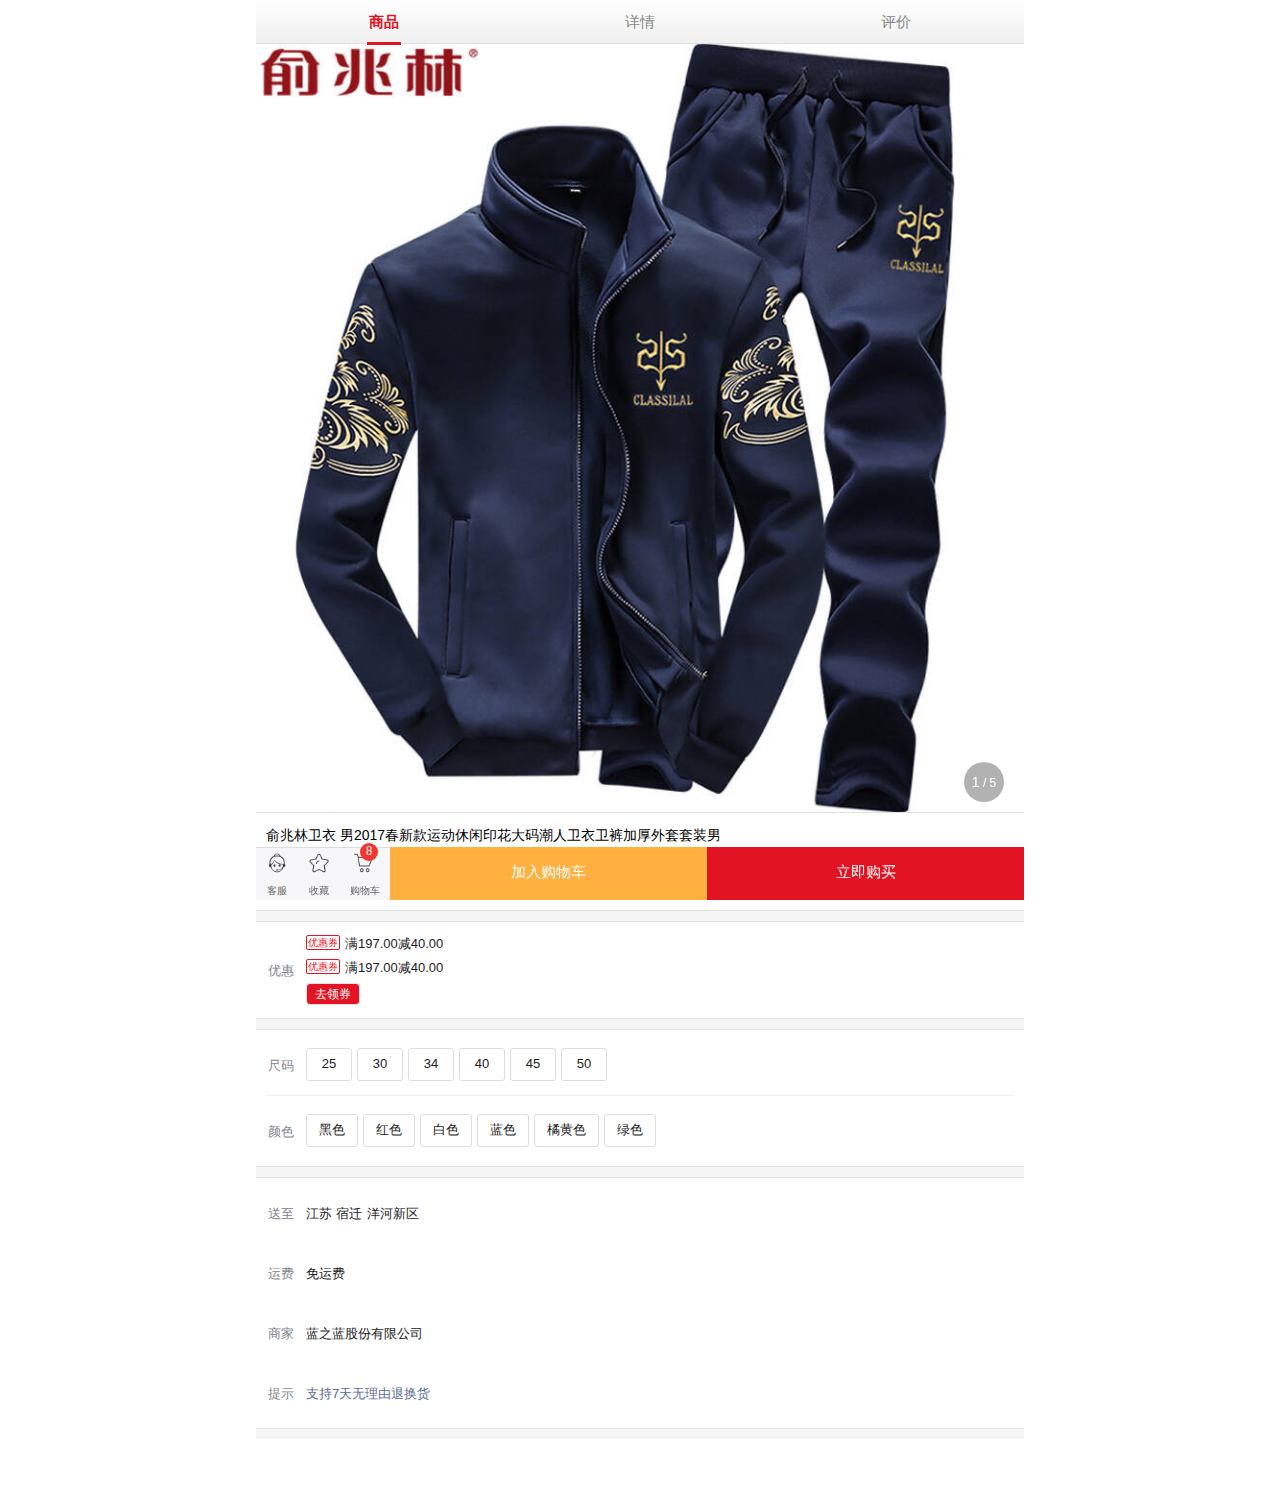
<file: mall/templates/product_detail.html>
<!DOCTYPE html>
<html lang="en">
  <head>
    <title>产品详情</title>
    <meta charset="utf-8" />
    <meta http-equiv="X-UA-Compatible" content="IE=edge" />
    <meta
      name="viewport"
      content="width=device-width, initial-scale=1, user-scalable=no"
    />
    <meta name="description" content="" />
    <link rel="stylesheet" href="/static/lib/weui.min.css" />
    <link rel="stylesheet" href="/static/css/jquery-weui.css" />
    <link rel="stylesheet" href="/static/css/style.css" />
  </head>
  <body ontouchstart class="container">
    <!--主体-->
    <div class="weui-content">
      <!--产品详情-->
      <div class="weui-tab">
        <div
          class="weui-navbar proinfo-tab-menu"
          style=""
        >
          <a
            class="weui-navbar__item proinfo-tab-tit weui-bar__item--on"
            href="#tab1"
            >商品</a
          >
          <a class="weui-navbar__item proinfo-tab-tit" href="#tab2">详情</a>
          <a class="weui-navbar__item proinfo-tab-tit" href="#tab3">评价</a>
        </div>
        <div class="weui-tab__bd proinfo-tab-con">
          <div id="tab1" class="weui-tab__bd-item weui-tab__bd-item--active">
            <!--主图轮播-->
            <div class="swiper-container swiper-zhutu">
              <div class="swiper-wrapper">
                <div class="swiper-slide"><img src="/static/upload/zhutu01.jpg" /></div>
                <div class="swiper-slide"><img src="/static/upload/zhutu02.jpg" /></div>
                <div class="swiper-slide"><img src="/static/upload/zhutu03.jpg" /></div>
                <div class="swiper-slide"><img src="/static/upload/zhutu04.jpg" /></div>
                <div class="swiper-slide"><img src="/static/upload/zhutu05.jpg" /></div>
              </div>
              <div class="swiper-pagination swiper-zhutu-pagination"></div>
            </div>
            <div class="wy-media-box-nomg weui-media-box_text">
              <h4 class="wy-media-box__title">
                俞兆林卫衣
                男2017春新款运动休闲印花大码潮人卫衣卫裤加厚外套套装男
              </h4>
              <div class="wy-pro-pri mg-tb-5">
                ¥<em class="num font-20">296.00</em>
              </div>
              <p class="weui-media-box__desc">
                【2017春季全场2件8】春款薄绒休闲套头纯色印花连帽大码卫衣套装新款上新！！
              </p>
            </div>
            <div class="wy-media-box2 weui-media-box_text">
              <div class="weui-media-box_appmsg">
                <div class="weui-media-box__hd proinfo-txt-l">
                  <span class="promotion-label-tit">优惠</span>
                </div>
                <div class="weui-media-box__bd">
                  <div class="promotion-message clear">
                    <i class="yhq"><span class="label-text">优惠券</span></i>
                    <span class="promotion-item-text">满197.00减40.00</span>
                  </div>
                  <div class="promotion-message clear">
                    <i class="yhq"><span class="label-text">优惠券</span></i>
                    <span class="promotion-item-text">满197.00减40.00</span>
                  </div>
                  <div class="yhq-btn clear">
                    <a href="/static/yhq_list.html">去领券</a>
                  </div>
                </div>
              </div>
            </div>
            <div class="wy-media-box2 weui-media-box_text">
              <div class="weui-media-box_appmsg">
                <div class="weui-media-box__hd proinfo-txt-l">
                  <span class="promotion-label-tit">尺码</span>
                </div>
                <div class="weui-media-box__bd">
                  <div class="promotion-sku clear">
                    <ul>
                      <li><a href="javascript:;">25</a></li>
                      <li><a href="javascript:;">30</a></li>
                      <li><a href="javascript:;">34</a></li>
                      <li><a href="javascript:;">40</a></li>
                      <li><a href="javascript:;">45</a></li>
                      <li><a href="javascript:;">50</a></li>
                    </ul>
                  </div>
                </div>
              </div>
              <div class="weui-media-box_appmsg">
                <div class="weui-media-box__hd proinfo-txt-l">
                  <span class="promotion-label-tit">颜色</span>
                </div>
                <div class="weui-media-box__bd">
                  <div class="promotion-sku clear">
                    <ul>
                      <li><a href="javascript:;">黑色</a></li>
                      <li><a href="javascript:;">红色</a></li>
                      <li><a href="javascript:;">白色</a></li>
                      <li><a href="javascript:;">蓝色</a></li>
                      <li><a href="javascript:;">橘黄色</a></li>
                      <li><a href="javascript:;">绿色</a></li>
                    </ul>
                  </div>
                </div>
              </div>
            </div>
            <div class="wy-media-box2 txtpd weui-media-box_text">
              <div class="weui-media-box_appmsg">
                <div class="weui-media-box__hd proinfo-txt-l">
                  <span class="promotion-label-tit">送至</span>
                </div>
                <div class="weui-media-box__bd">
                  <div class="promotion-message clear">
                    <span class="promotion-item-text">江苏</span>
                    <span class="promotion-item-text">宿迁</span>
                    <span class="promotion-item-text">洋河新区</span>
                  </div>
                </div>
              </div>
              <div class="weui-media-box_appmsg">
                <div class="weui-media-box__hd proinfo-txt-l">
                  <span class="promotion-label-tit">运费</span>
                </div>
                <div class="weui-media-box__bd">
                  <div class="promotion-message clear">
                    <span class="promotion-item-text"
                      >免运费<!--<div class="wy-pro-pri">¥<span class="num">11.00</span></div>--></span
                    >
                  </div>
                </div>
              </div>
              <div class="weui-media-box_appmsg">
                <div class="weui-media-box__hd proinfo-txt-l">
                  <span class="promotion-label-tit">商家</span>
                </div>
                <div class="weui-media-box__bd">
                  <div class="promotion-message clear">
                    <span class="promotion-item-text">蓝之蓝股份有限公司</span>
                  </div>
                </div>
              </div>
              <div class="weui-media-box_appmsg">
                <div class="weui-media-box__hd proinfo-txt-l">
                  <span class="promotion-label-tit">提示</span>
                </div>
                <div class="weui-media-box__bd">
                  <div class="promotion-message clear">
                    <span class="promotion-item-text"
                      ><p class="txt-color-ml">支持7天无理由退换货</p></span
                    >
                  </div>
                </div>
              </div>
            </div>
          </div>
          <div id="tab2" class="weui-tab__bd-item ">
            <div class="pro-detail">
              <img src="/static/upload/xq1.jpg" /><img src="/static/upload/xq2.jpg" /><img
                src="/static/upload/xq3.jpg"
              /><img src="/static/upload/xq4.jpg" /><img src="/static/upload/xq5.jpg" /><img
                src="/static/upload/xq6.jpg"
              /><img src="/static/upload/xq7.jpg" /><img src="/static/upload/xq8.jpg" /><img
                src="/static/upload/xq9.jpg"
              />
            </div>
          </div>
          <div id="tab3" class="weui-tab__bd-item">
            <!--评价-->
            <div class="weui-panel__bd">
              <div class="wy-media-box weui-media-box_text">
                <div class="weui-cell nopd weui-cell_access">
                  <div class="weui-cell__hd">
                    <img
                      src="/static/upload/headimg.jpg"
                      alt=""
                      style="width:20px;margin-right:5px;display:block"
                    />
                  </div>
                  <div class="weui-cell__bd weui-cell_primary">
                    <p>飞翔的小土豆</p>
                  </div>
                  <span class="weui-cell__time">2017-02-06</span>
                </div>
                <div class="comment-item-star">
                  <span class="real-star comment-stars-width5"></span>
                </div>
                <p class="weui-media-box__desc">
                  面料不错，码数也正常 男朋友穿的很合适。
                </p>
                <ul class="weui-uploader__files clear mg-com-img">
                  <li
                    class="weui-uploader__file"
                    style="background-image:url(/static/upload/pro3.jpg)"
                  ></li>
                  <li
                    class="weui-uploader__file"
                    style="background-image:url(/static/upload/pro3.jpg)"
                  ></li>
                  <li
                    class="weui-uploader__file"
                    style="background-image:url(/static/upload/pro3.jpg)"
                  ></li>
                </ul>
              </div>
            </div>
            <div class="weui-panel__bd">
              <div class="wy-media-box weui-media-box_text">
                <div class="weui-cell nopd weui-cell_access">
                  <div class="weui-cell__hd">
                    <img
                      src="/static/upload/headimg.jpg"
                      alt=""
                      style="width:20px;margin-right:5px;display:block"
                    />
                  </div>
                  <div class="weui-cell__bd weui-cell_primary">
                    <p>爱情海的事故</p>
                  </div>
                  <span class="weui-cell__time">2017-02-06</span>
                </div>
                <div class="comment-item-star">
                  <span class="real-star comment-stars-width3"></span>
                </div>
                <p class="weui-media-box__desc">
                  面料不错，码数也正常 男朋友面料不错，码数也正常
                  男朋友穿的面料不错，码数也正常 男朋友穿的穿的很合适。
                </p>
                <ul class="weui-uploader__files clear mg-com-img">
                  <li
                    class="weui-uploader__file"
                    style="background-image:url(/static/upload/pro3.jpg)"
                  ></li>
                  <li
                    class="weui-uploader__file"
                    style="background-image:url(/static/upload/pro3.jpg)"
                  ></li>
                  <li
                    class="weui-uploader__file"
                    style="background-image:url(/static/upload/pro3.jpg)"
                  ></li>
                </ul>
              </div>
            </div>
            <div class="weui-panel__bd">
              <div class="wy-media-box weui-media-box_text">
                <div class="weui-cell nopd weui-cell_access">
                  <div class="weui-cell__hd">
                    <img
                      src="/static/upload/headimg.jpg"
                      alt=""
                      style="width:20px;margin-right:5px;display:block"
                    />
                  </div>
                  <div class="weui-cell__bd weui-cell_primary">
                    <p>爱情海的事故</p>
                  </div>
                  <span class="weui-cell__time">2017-02-06</span>
                </div>
                <div class="comment-item-star">
                  <span class="real-star comment-stars-width3"></span>
                </div>
                <p class="weui-media-box__desc">
                  面料不错，码数也正常 男朋友面料不错，码数也正常
                  男朋友穿的面料不错，码数也正常 男朋友穿的穿的很合适。
                </p>
                <ul class="weui-uploader__files clear mg-com-img">
                  <li
                    class="weui-uploader__file"
                    style="background-image:url(/static/upload/pro3.jpg)"
                  ></li>
                  <li
                    class="weui-uploader__file"
                    style="background-image:url(/static/upload/pro3.jpg)"
                  ></li>
                  <li
                    class="weui-uploader__file"
                    style="background-image:url(/static/upload/pro3.jpg)"
                  ></li>
                </ul>
              </div>
            </div>
            <div class="weui-panel__bd">
              <div class="wy-media-box weui-media-box_text">
                <div class="weui-cell nopd weui-cell_access">
                  <div class="weui-cell__hd">
                    <img
                      src="/static/upload/headimg.jpg"
                      alt=""
                      style="width:20px;margin-right:5px;display:block"
                    />
                  </div>
                  <div class="weui-cell__bd weui-cell_primary">
                    <p>爱情海的事故</p>
                  </div>
                  <span class="weui-cell__time">2017-02-06</span>
                </div>
                <div class="comment-item-star">
                  <span class="real-star comment-stars-width3"></span>
                </div>
                <p class="weui-media-box__desc">
                  面料不错，码数也正常 男朋友面料不错，码数也正常
                  男朋友穿的面料不错，码数也正常 男朋友穿的穿的很合适。
                </p>
                <ul class="weui-uploader__files clear mg-com-img">
                  <li
                    class="weui-uploader__file"
                    style="background-image:url(/static/upload/pro3.jpg)"
                    onclick="window.location.reload('gallery.html')"
                  ></li>
                  <li
                    class="weui-uploader__file"
                    style="background-image:url(/static/upload/ban2.jpg)"
                    onclick="window.location.reload('gallery.html')"
                  ></li>
                  <li
                    class="weui-uploader__file"
                    style="background-image:url(/static/upload/pro3.jpg)"
                    onclick="window.location.reload('gallery.html')"
                  ></li>
                </ul>
              </div>
            </div>
            <div class="weui-panel__bd">
              <div class="wy-media-box weui-media-box_text">
                <div class="weui-cell nopd weui-cell_access">
                  <div class="weui-cell__hd">
                    <img
                      src="/static/upload/headimg.jpg"
                      alt=""
                      style="width:20px;margin-right:5px;display:block"
                    />
                  </div>
                  <div class="weui-cell__bd weui-cell_primary">
                    <p>爱情海的事故</p>
                  </div>
                  <span class="weui-cell__time">2017-02-06</span>
                </div>
                <div class="comment-item-star">
                  <span class="real-star comment-stars-width3"></span>
                </div>
                <p class="weui-media-box__desc">
                  面料不错，码数也正常 男朋友面料不错，码数也正常
                  男朋友穿的面料不错，码数也正常 男朋友穿的穿的很合适。
                </p>
                <ul class="weui-uploader__files clear mg-com-img">
                  <li
                    class="weui-uploader__file"
                    style="background-image:url(/static/upload/pro3.jpg)"
                  ></li>
                  <li
                    class="weui-uploader__file"
                    style="background-image:url(/static/upload/pro3.jpg)"
                  ></li>
                  <li
                    class="weui-uploader__file"
                    style="background-image:url/static/upload/pro3.jpg)"
                  ></li>
                </ul>
              </div>
            </div>
            <a
              href="javascript:void(0);"
              class="weui-cell weui-cell_access weui-cell_link list-more"
            >
              <div class="weui-cell__bd">查看更多</div>
              <span class="weui-cell__ft"></span>
            </a>
          </div>
        </div>
      </div>
    </div>
    <span id="tophovertree" title="返回顶部"></span>
    <!--底部导航-->
    <div class="foot-black"></div>
    <div class="weui-tabbar wy-foot-menu">
      <a href="javascript:;" class="promotion-foot-menu-items">
        <div class="weui-tabbar__icon promotion-foot-menu-kefu"></div>
        <p class="weui-tabbar__label">客服</p>
      </a>
      <a href="javascript:;" id="show-toast" class="promotion-foot-menu-items">
        <div class="weui-tabbar__icon promotion-foot-menu-collection"></div>
        <p class="weui-tabbar__label">收藏</p>
      </a>
      <a href="shopcart.html" class="promotion-foot-menu-items">
        <span
          class="weui-badge"
          style="position: absolute;top: -.4em;right: 1em;"
          >8</span
        >
        <div class="weui-tabbar__icon promotion-foot-menu-cart"></div>
        <p class="weui-tabbar__label">购物车</p>
      </a>
      <a
        href="javascript:;"
        class="weui-tabbar__item yellow-color open-popup"
        data-target="#join_cart"
      >
        <p class="promotion-foot-menu-label">加入购物车</p>
      </a>
      <a
        href="javascript:;"
        class="weui-tabbar__item red-color open-popup"
        data-target="#selcet_sku"
      >
        <p class="promotion-foot-menu-label">立即购买</p>
      </a>
    </div>
    <div
      id="join_cart"
      class="weui-popup__container popup-bottom"
      style="z-index:600;"
    >
      <div class="weui-popup__overlay" style="opacity:1;"></div>
      <div class="weui-popup__modal">
        <div class="modal-content">
          <div class="weui-msg" style="padding-top:0;">
            <div class="weui-msg__icon-area">
              <i class="weui-icon-success weui-icon_msg"></i>
            </div>
            <div class="weui-msg__text-area">
              <h2 class="weui-msg__title">成功加入购物车</h2>
              <p class="weui-msg__desc">
                亲爱的用户，您的商品已成功加入购物车，为了保证您的商品快速送达，请您尽快到购物车结算。
              </p>
            </div>
            <div class="weui-msg__opr-area">
              <p class="weui-btn-area">
                <a href="shopcart.html" class="weui-btn weui-btn_primary"
                  >去购物车结算</a
                >
                <a
                  href="javascript:;"
                  class="weui-btn weui-btn_default close-popup"
                  >不，我再看看</a
                >
              </p>
            </div>
          </div>
        </div>
      </div>
    </div>
    <div
      id="selcet_sku"
      class="weui-popup__container popup-bottom"
      style="z-index:600;"
    >
      <div class="weui-popup__overlay" style="opacity:1;"></div>
      <div class="weui-popup__modal">
        <div class="toolbar">
          <div class="toolbar-inner">
            <a href="javascript:;" class="picker-button close-popup">关闭</a>
            <h1 class="title">商品属性</h1>
          </div>
        </div>
        <div class="modal-content">
          <div class="weui-msg" style="padding-top:0;">
            <div class="wy-media-box2 weui-media-box_text" style="margin:0;">
              <div class="weui-media-box_appmsg">
                <div class="weui-media-box__hd proinfo-txt-l">
                  <span class="promotion-label-tit">尺码</span>
                </div>
                <div class="weui-media-box__bd">
                  <div class="promotion-sku clear">
                    <ul>
                      <li><a href="javascript:;">25</a></li>
                      <li><a href="javascript:;">30</a></li>
                      <li><a href="javascript:;">34</a></li>
                      <li><a href="javascript:;">40</a></li>
                      <li><a href="javascript:;">45</a></li>
                      <li><a href="javascript:;">50</a></li>
                    </ul>
                  </div>
                </div>
              </div>
              <div class="weui-media-box_appmsg">
                <div class="weui-media-box__hd proinfo-txt-l">
                  <span class="promotion-label-tit">颜色</span>
                </div>
                <div class="weui-media-box__bd">
                  <div class="promotion-sku clear">
                    <ul>
                      <li><a href="javascript:;">黑色</a></li>
                      <li><a href="javascript:;">红色</a></li>
                      <li><a href="javascript:;">白色</a></li>
                      <li><a href="javascript:;">蓝色</a></li>
                      <li><a href="javascript:;">橘黄色</a></li>
                      <li><a href="javascript:;">绿色</a></li>
                    </ul>
                  </div>
                </div>
              </div>
            </div>
            <div class="weui-msg__opr-area">
              <p class="weui-btn-area">
                <a href="/static/order_info.html" class="weui-btn weui-btn_primary"
                  >立即购买</a
                >
                <a
                  href="javascript:;"
                  class="weui-btn weui-btn_default close-popup"
                  >不，我再看看</a
                >
              </p>
            </div>
          </div>
        </div>
      </div>
    </div>

    <script src="/static/lib/jquery-2.1.4.js"></script>
    <script src="/static/lib/fastclick.js"></script>
    <script>
      $(function() {
        FastClick.attach(document.body);
      });
    </script>
    <script src="/static/js/jquery-weui.js"></script>
    <script src="/static/js/swiper.js"></script>
    <script>
      $('.swiper-zhutu').swiper({
        loop: true,
        paginationType: 'fraction',
        autoplay: 5000
      });
    </script>
    <script>
      $(function() {
        $('.promotion-sku li').click(function() {
          $(this)
            .addClass('active')
            .siblings('li')
            .removeClass('active');
        });
      });
    </script>
    <script>
      $(document).on('click', '#show-toast', function() {
        $.toast('收藏成功', function() {
          console.log('close');
        });
      });
    </script>
    <script>
      $(document)
        .on('open', '.weui-popup-modal', function() {
          console.log('open popup');
        })
        .on('close', '.weui-popup-modal', function() {
          console.log('close popup');
        });
    </script>
    <script>
      $(function() {
        initTopHoverTree('tophov' + 'ertree', 30, 10, 10);
      });
    </script>
    <script>
      function initTopHoverTree(hvtid, times, right, bottom) {
        $('#' + hvtid)
          .css('right', right)
          .css('bottmo', bottom);
        $('#' + hvtid).on('click', function() {
          goTopHovetree(times);
        });
        $(window).scroll(function() {
          if ($(window).scrollTop() > 268) {
            $('#' + hvtid).fadeIn(100);
          } else {
            $('#' + hvtid).fadeOut(100);
          }
        });
      }
      //返回顶部动画
      //goTop(500);//500ms内滚回顶部
      function goTopHovetree(times) {
        if (!!!times) {
          $(window).scrollTop(0);
          return;
        }
        var sh = $('body').scrollTop(); //移动总距离
        var inter = 13.333; //ms,每次移动间隔时间
        var forCount = Math.ceil(times / inter); //移动次数
        var stepL = Math.ceil(sh / forCount); //移动步长
        var timeId = null;
        function aniHovertree() {
          !!timeId && clearTimeout(timeId);
          timeId = null;
          //console.log($('body').scrollTop());
          if ($('body').scrollTop() <= 0 || forCount <= 0) {
            //移动端判断次数好些，因为移动端的scroll事件触发不频繁，有可能检测不到有<=0的情况
            $('body').scrollTop(0);
            return;
          }
          forCount--;
          sh -= stepL;
          $('body').scrollTop(sh);
          timeId = setTimeout(function() {
            aniHovertree();
          }, inter);
        }
        aniHovertree();
      }
    </script>
  </body>
</html>
</file>
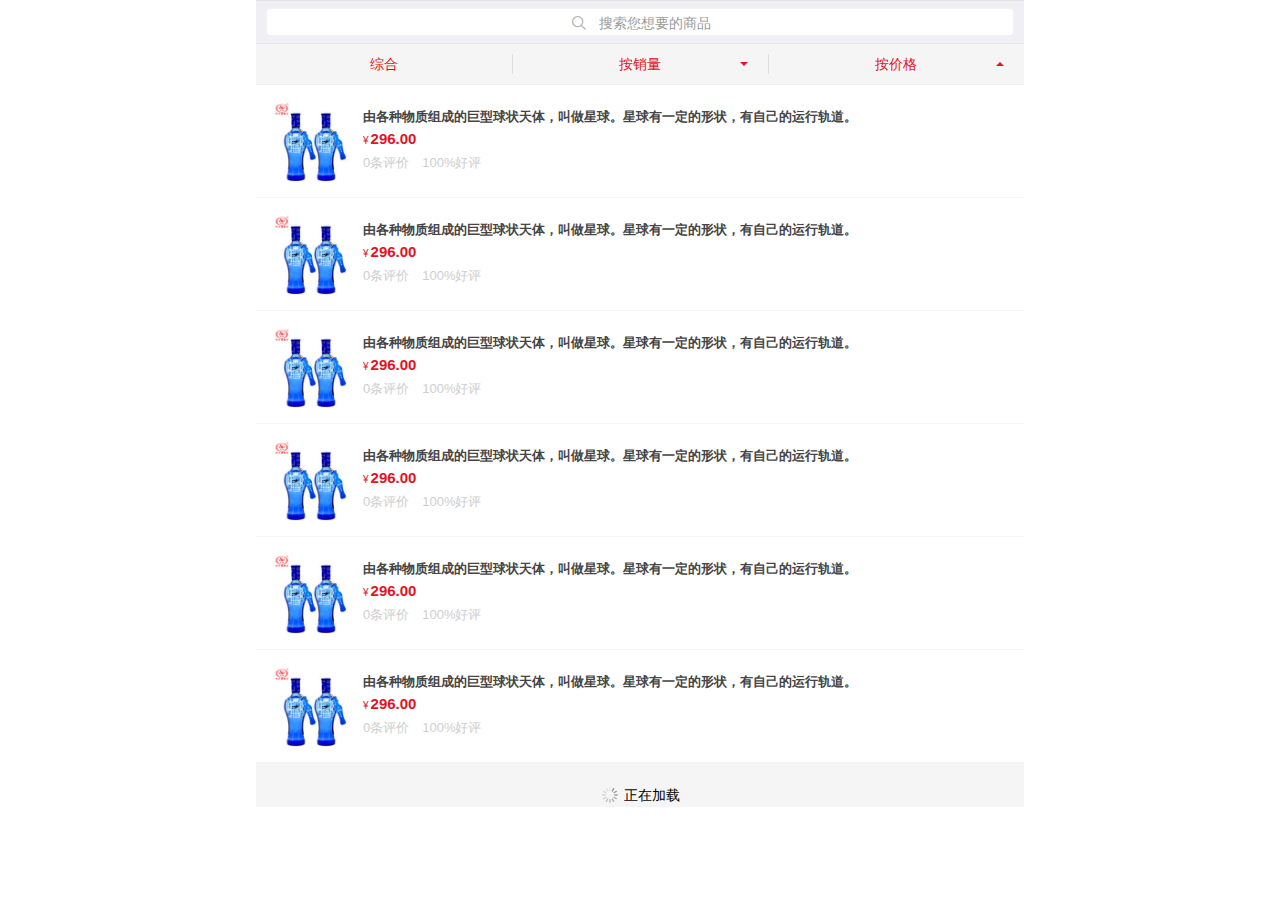
<file: mall/templates/product_list.html>
<!DOCTYPE html>
<html lang="en">
<head>
<title>产品列表</title>
<meta charset="utf-8">
<meta http-equiv="X-UA-Compatible" content="IE=edge">
<meta name="viewport" content="width=device-width, initial-scale=1, user-scalable=no">
<meta name="description" content="">
<link rel="stylesheet" href="/static/lib/weui.min.css">
<link rel="stylesheet" href="/static/css/jquery-weui.css">
<link rel="stylesheet" href="/static/css/style.css">
</head>
<body ontouchstart class="container">
<!--顶部搜索-->
<header class='weui-header fixed-top'>
  <div class="weui-search-bar" id="searchBar">
    <form class="weui-search-bar__form">
      <div class="weui-search-bar__box">
        <i class="weui-icon-search"></i>
        <input type="search" class="weui-search-bar__input" id="searchInput" placeholder="搜索您想要的商品" required>
        <a href="javascript:" class="weui-icon-clear" id="searchClear"></a>
      </div>
      <label class="weui-search-bar__label" id="searchText" style="transform-origin: 0px 0px 0px; opacity: 1; transform: scale(1, 1);">
        <i class="weui-icon-search"></i>
        <span>搜索您想要的商品</span>
      </label>
    </form>
    <a href="javascript:" class="weui-search-bar__cancel-btn" id="searchCancel">取消</a>
  </div>
  <div class="pro-sort">
    <div class="weui-flex">
      <div class="weui-flex__item"><div class="placeholder NormalCss">综合</div></div>
      <div class="weui-flex__item"><div class="placeholder SortAscCss">按销量</div></div>
      <div class="weui-flex__item"><div class="placeholder SortDescCss">按价格</i></div></div>
    </div>
  </div>
</header>
<!--主体-->
<div class="weui-content" style="padding-top:85px;">
  <!--产品列表--滑动加载-->
  <div class="weui-pull-to-refresh__layer">
    <div class='weui-pull-to-refresh__arrow'></div>
    <div class='weui-pull-to-refresh__preloader'></div>
    <div class="down">下拉刷新</div>
    <div class="up">释放刷新</div>
    <div class="refresh">正在刷新</div>
  </div>
  <div id="list" class='demos-content-padded proListWrap'>
    <div class="pro-items">
      <a href="/mall/prod/detail/uid/" class="weui-media-box weui-media-box_appmsg">
        <div class="weui-media-box__hd"><img class="weui-media-box__thumb" src="/static/upload/pro3.jpg" alt=""></div>
        <div class="weui-media-box__bd">
          <h1 class="weui-media-box__desc">由各种物质组成的巨型球状天体，叫做星球。星球有一定的形状，有自己的运行轨道。</h1>
          <div class="wy-pro-pri">¥<em class="num font-15">296.00</em></div>
          <ul class="weui-media-box__info prolist-ul">
            <li class="weui-media-box__info__meta"><em class="num">0</em>条评价</li>
            <li class="weui-media-box__info__meta"><em class="num">100%</em>好评</li>
          </ul>
        </div>
      </a>
    </div>
    <div class="pro-items">
      <a href="/mall/prod/detail/uid/" class="weui-media-box weui-media-box_appmsg">
        <div class="weui-media-box__hd"><img class="weui-media-box__thumb" src="/static/upload/pro3.jpg" alt=""></div>
        <div class="weui-media-box__bd">
          <h1 class="weui-media-box__desc">由各种物质组成的巨型球状天体，叫做星球。星球有一定的形状，有自己的运行轨道。</h1>
          <div class="wy-pro-pri">¥<em class="num font-15">296.00</em></div>
          <ul class="weui-media-box__info prolist-ul">
            <li class="weui-media-box__info__meta"><em class="num">0</em>条评价</li>
            <li class="weui-media-box__info__meta"><em class="num">100%</em>好评</li>
          </ul>
        </div>
      </a>
    </div>
    <div class="pro-items">
      <a href="/mall/prod/detail/uid/" class="weui-media-box weui-media-box_appmsg">
        <div class="weui-media-box__hd"><img class="weui-media-box__thumb" src="/static/upload/pro3.jpg" alt=""></div>
        <div class="weui-media-box__bd">
          <h1 class="weui-media-box__desc">由各种物质组成的巨型球状天体，叫做星球。星球有一定的形状，有自己的运行轨道。</h1>
          <div class="wy-pro-pri">¥<em class="num font-15">296.00</em></div>
          <ul class="weui-media-box__info prolist-ul">
            <li class="weui-media-box__info__meta"><em class="num">0</em>条评价</li>
            <li class="weui-media-box__info__meta"><em class="num">100%</em>好评</li>
          </ul>
        </div>
      </a>
    </div>
    <div class="pro-items">
      <a href="/mall/prod/detail/uid/" class="weui-media-box weui-media-box_appmsg">
        <div class="weui-media-box__hd"><img class="weui-media-box__thumb" src="/static/upload/pro3.jpg" alt=""></div>
        <div class="weui-media-box__bd">
          <h1 class="weui-media-box__desc">由各种物质组成的巨型球状天体，叫做星球。星球有一定的形状，有自己的运行轨道。</h1>
          <div class="wy-pro-pri">¥<em class="num font-15">296.00</em></div>
          <ul class="weui-media-box__info prolist-ul">
            <li class="weui-media-box__info__meta"><em class="num">0</em>条评价</li>
            <li class="weui-media-box__info__meta"><em class="num">100%</em>好评</li>
          </ul>
        </div>
      </a>
    </div>
    <div class="pro-items">
      <a href="/mall/prod/detail/uid/" class="weui-media-box weui-media-box_appmsg">
        <div class="weui-media-box__hd"><img class="weui-media-box__thumb" src="/static/upload/pro3.jpg" alt=""></div>
        <div class="weui-media-box__bd">
          <h1 class="weui-media-box__desc">由各种物质组成的巨型球状天体，叫做星球。星球有一定的形状，有自己的运行轨道。</h1>
          <div class="wy-pro-pri">¥<em class="num font-15">296.00</em></div>
          <ul class="weui-media-box__info prolist-ul">
            <li class="weui-media-box__info__meta"><em class="num">0</em>条评价</li>
            <li class="weui-media-box__info__meta"><em class="num">100%</em>好评</li>
          </ul>
        </div>
      </a>
    </div>
    <div class="pro-items">
      <a href="/mall/prod/detail/uid/" class="weui-media-box weui-media-box_appmsg">
        <div class="weui-media-box__hd"><img class="weui-media-box__thumb" src="/static/upload/pro3.jpg" alt=""></div>
        <div class="weui-media-box__bd">
          <h1 class="weui-media-box__desc">由各种物质组成的巨型球状天体，叫做星球。星球有一定的形状，有自己的运行轨道。</h1>
          <div class="wy-pro-pri">¥<em class="num font-15">296.00</em></div>
          <ul class="weui-media-box__info prolist-ul">
            <li class="weui-media-box__info__meta"><em class="num">0</em>条评价</li>
            <li class="weui-media-box__info__meta"><em class="num">100%</em>好评</li>
          </ul>
        </div>
      </a>
    </div>

  </div>
  <div class="weui-loadmore">
    <i class="weui-loading"></i>
    <span class="weui-loadmore__tips">正在加载</span>
  </div>
 
  
</div>



<script src="/static/lib/jquery-2.1.4.js"></script>
<script src="/static/lib/fastclick.js"></script>
<script>
  $(function() {
    FastClick.attach(document.body);
  });
</script> 
<script src="/static/js/jquery-weui.js"></script>
<script>
      $(document.body).pullToRefresh().on("pull-to-refresh", function() {
        setTimeout(function() {
          $("#time").text(new Date);
          $(document.body).pullToRefreshDone();
        }, 2000);
      });
      // infinite
      var loading = false;
      $(document.body).infinite().on("infinite", function() {
        if(loading) return;
        loading = true;
        setTimeout(function() {
          $("#list").append('<div class="pro-items"><a href="/mall/prod/detail/uid/" class="weui-media-box weui-media-box_appmsg"><div class="weui-media-box__hd"><img class="weui-media-box__thumb" src="/static/upload/pro3.jpg" alt=""></div><div class="weui-media-box__bd"><h1 class="weui-media-box__desc">由各种物质组成的巨型球状天体，叫做星球。星球有一定的形状，有自己的运行轨道。</h1><div class="wy-pro-pri">¥<em class="num font-15">296.00</em></div><ul class="weui-media-box__info prolist-ul"><li class="weui-media-box__info__meta"><em class="num">0</em>条评价</li><li class="weui-media-box__info__meta"><em class="num">100%</em>好评</li></ul></div></a></div>');
          loading = false;
        }, 2000);
      });
</script>
</body>
</html>
</file>
<file: static/css/style.css>
@charset "utf-8";
/* CSS Document */

html { -ms-text-size-adjust: 100%; -webkit-text-size-adjust: 100%; -webkit-tap-highlight-color :rgba(0, 0, 0, 0); -moz-tap-highlight-color :rgba(0, 0, 0, 0);}
body {font-family: "PingFangSC-Regular", "STHeitiSC-Light", "Microsoft Yahei", Arial, Helvetica, sans-serif; margin: 0; background-color: #fff; height: 100%; overflow-x: hidden; -webkit-overflow-scrolling: touch;  margin:0 auto;}

article, aside, details, figcaption, figure, footer, header, hgroup, main, nav, section, summary { display: block; }
audio, canvas, progress, video { display: inline-block; vertical-align: baseline; }
audio:not([controls]) { display: none; height: 0; }
[hidden], template { display: none; }
svg:not(:root) { overflow: hidden; }

em,s,i{font-style:normal;}
sub, sup { font-size: 75%; line-height: 0; position: relative; vertical-align: baseline; }
sup { top: -0.5em; }
sub { bottom: -0.25em; }
img { border: 0; vertical-align: middle; }
hr { -moz-box-sizing: content-box; box-sizing: content-box; height: 0; }
pre { overflow: auto; white-space: pre; white-space: pre-wrap; word-wrap: break-word; }
code, kbd, pre, samp { font-family: monospace, monospace; font-size: 1em; }

button, input, optgroup, select, textarea { color: inherit; font: inherit; margin: 0; outline:none; border:0;}
button { overflow: visible; }
button, select { text-transform: none; }
button, html input[type="button"], input[type="reset"], input[type="submit"] { -webkit-appearance: button; cursor: pointer; }
button[disabled], html input[disabled] { cursor: default; }
button::-moz-focus-inner, input::-moz-focus-inner { border: 0; padding: 0; }
input { line-height: normal; }
input[type="checkbox"], input[type="radio"] { box-sizing: border-box; padding: 0; }
input[type="number"]::-webkit-inner-spin-button, input[type="number"]::-webkit-outer-spin-button { height: auto; }
input[type="search"] { -webkit-appearance: textfield; -moz-box-sizing: border-box; -webkit-box-sizing: border-box; box-sizing: border-box; }
input[type="search"]::-webkit-search-cancel-button, input[type="search"]::-webkit-search-decoration { -webkit-appearance: none; }
fieldset { border: 1px solid #c0c0c0; margin: 0 2px; padding: 0.35em 0.625em 0.75em; }
legend { border: 0; padding: 0; }
textarea { overflow: auto; resize: vertical; }
optgroup { font-weight: bold; }

table { border-collapse: collapse; border-spacing: 0; }
td, th { padding: 0; }

button, input, select, textarea { font-family: "Helvetica Neue", Helvetica, STHeiTi, Arial, sans-serif; }
h1, h2, h3, h4, h5, h6, p, figure, form, blockquote { margin: 0; }
ul, ol, li, dl, dd { margin: 0; padding: 0; }
ul, ol { list-style: none outside none; }

.container{max-width: 768px;}
.errorlist {color: #f00;}
.pd-10{padding:10px;}

.mg-t-10{margin-top:10px;}
.mg10-0{margin:10px 0;}
.mg-r-10{margin-right:10px;}
.mg10{margin:10px;}
.weui-content{background:#f5f5f5;}
.clearfix{clear:both; display:block;}
.clear:after,.clear:before{clear:both; display:block; content:"";}
.num{font-family:Arial, Helvetica, sans-serif;}
.t-c{text-align:center;}
.t-r{text-align:right;}


.txt-color-ml{color:#586c94;}
.txt-color-red{color:#e21323;}
.yellow-color{background-color:#ffb03f;}
.gray-color{background-color:#ddd;}
.red-color{background-color:#e21323;}
.weui-icon-success{color:#15C8DA;}

.font-b{font-weight:bold;}
.font-12{font-size:12px;}
.font-13{font-size:12px;}
.font-14{font-size:14px; font-weight:normal;}
.font-15{font-size:15px;}
.font-16{font-size:16px;}
.font-20{font-size:20px;}
.mg-tb-5{margin:5px 0 !important;}


.w-100{width:100px;}
.w-90{width:90px;}
.w-80{width:80px;}

.fl{float:left;}
.fr{float:right;}
.radius{border-radius:50%; -moz-border-radius:50%; -ms-border-radius:50%; -o-border-radius:50%; -webkit-border-radius:50%;}
header,.weui-navbar{
	background: -moz-linear-gradient(top, #fff 0%, #efefef 100%);
    background: -webkit-gradient(linear, left top, left bottom, color-stop(0%,#fff), color-stop(100%,#efefef));
    background: -webkit-linear-gradient(top, #fff 0%,#efefef 100%);
    background: -o-linear-gradient(top, #fff 0%,#efefef 100%);
    background: -ms-linear-gradient(top, #fff 0%,#efefef 100%);
    background: linear-gradient(to bottom, #fff 0%,#efefef 100%);
	}
/*滚动条样式*/
.scrollbar-none::-webkit-scrollbar {/*滚动条宽度设置*/
    width: 0px;height: 0;
}
.bar-fixed {transform: translateX(-50%);max-width: 768px;width: 100%; left: 50%;}
/*底部导航*/
.foot-black{height:48px; clear:both;}
.weui-tabbar.wy-foot-menu{position:fixed; max-width: 768px;}
.weui-tabbar__item.weui-bar__item--on .weui-tabbar__label{color:#e21323;}
.weui-tabbar__label{color:#666;}
.weui-tabbar__icon{width:22px; height:22px;}
.weui-tabbar__item .foot-menu-home{background:url(../images/footer01.png) no-repeat; background-size:22px;}
.weui-tabbar__item.weui-bar__item--on .foot-menu-home{background:url(../images/footer001.png) no-repeat; background-size:22px;}
.weui-tabbar__item .foot-menu-list{background:url(../images/footer02.png) no-repeat; background-size:22px;}
.weui-tabbar__item.weui-bar__item--on .foot-menu-list{background:url(../images/footer002.png) no-repeat; background-size:22px;}
.weui-tabbar__item .foot-menu-cart{background:url(../images/footer03.png) no-repeat; background-size:22px;}
.weui-tabbar__item.weui-bar__item--on .foot-menu-cart{background:url(../images/footer003.png) no-repeat; background-size:22px;}
.weui-tabbar__item .foot-menu-member{background:url(../images/footer04.png) no-repeat; background-size:22px;}
.weui-tabbar__item.weui-bar__item--on .foot-menu-member{background:url(../images/footer004.png) no-repeat; background-size:22px;}
/*首页轮播*/
.swiper-container {width: 100%;} 
.swiper-container img {display: block;width: 100%;}
/*首页图标链接*/
.wy-iconlist-box{background:#fff; padding:0 10px;}
.wy-links-iconlist{display:block; text-align:center; margin:10px 0;}
.wy-links-iconlist .img{margin:0 23px;}
.wy-links-iconlist img{width:100%;}
.wy-links-iconlist p{font-size:11px; color:#454545; margin-top:5px;}
/*首页新闻切换*/
.wy-ind-news{padding:10px 40px; height:18px; line-height:18px; overflow:hidden; background:#fff; border-top:1px solid #e9e9e9; border-bottom:1px solid #e9e9e9; font-size:12px; position:relative;}
.wy-ind-news a{color:#888; overflow:hidden; text-overflow:ellipsis; display:-webkit-box; -webkit-line-clamp:1; -webkit-box-orient:vertical;}
.wy-ind-news a.newsmore{display:block; width:40px; height:34px; position:absolute; right:0; top:0; }
.news-icon-laba{width:18px; height:18px; display:inline-block; position:absolute; left:10px; top:10px; background:url(../images/news-icon.png) no-repeat; background-size:18px;}
.news-icon-more{width:18px; height:18px; display:inline-block; position:absolute; right:10px; top:10px; background:url(../images/icon-more.png) no-repeat; background-size:18px;}

/*首页模块*/
.wy-Module{margin:0; position:relative;}
.wy-Module-tit{padding:8px 10px; line-height:18px; position:absolute; left:0; top:0;}
.wy-Module-tit span{font-size:12px; font-weight:bold; color:#333; padding-left:5px; line-height:18px;}
.wy-Module-tit span:after{position:absolute; left:0; top:9px; height:16px; width:3px; background:#e21323; content:"";}
.swiper-pagination-fraction.jingxuan-pagination{top:0; right:10px; padding-right:10px; bottom:auto; left:auto; text-align:right; font-size:8px;}
.swiper-pagination-fraction.jingxuan-pagination span{font-size:10px; line-height:34px; color:#999;}
.wy-Module-tit-line{padding:10px; line-height:18px; text-align:center;}
.wy-Module-tit-line span{font-size:12px; color:#333; position:relative;}
.wy-Module-tit-line span:after{position:absolute; left:-20px; top:6px; height:2px; width:10px; background:#e21323; content:"";}
.wy-Module-tit-line span:before{position:absolute; right:-20px; top:6px; height:2px; width:10px; background:#e21323; content:"";}
/*产品列表*/
.wy-pro-list{margin:0; background:#f5f5f5;}
.wy-pro-list li{width:47%; float:left; margin-bottom:2%; margin-left:2%; position:relative; background:#fff;}
.wy-pro-list li a{display:block;}
.wy-pro-list .proimg{height:47vw; position: relative;}
.wy-pro-list .proimg img{display:block; height:100%; width:100%; }
.wy-pro-list .protxt{margin-top:5px; padding:5px 8px;}
.wy-pro-list .protxt .name{font-size:10px; color:#454545; overflow:hidden; text-overflow:ellipsis; display:-webkit-box; -webkit-line-clamp:2; -webkit-box-orient:vertical;}
.wy-pro-pri{color:#e21323; font-size:10px; margin-top:3px; line-height:20px;}
.wy-pro-pri span{font-family:Arial, Helvetica, sans-serif; padding-left:3px; font-size:13px;}
.morelinks{padding:10px 0; text-align:center;}
.morelinks a{color:#666; font-size:12px;}

/*商品分类页*/
.padding-all{padding:10px}
.w-3{width:33.33%;  float:left; padding:.6rem .4rem; box-sizing: border-box; position: relative;}

.category-top{max-width: 768px;transform: translateX(-50%);width:100%;border-bottom:1px solid #e8e8e8;position:fixed; left:50%; top:0; right:0; z-index: 1; background:#F6F6F9}
.menu-left,.menu-right{position:fixed; left:calc(50%-768px/2);top:44px; bottom:0; overflow-y: scroll;}
.menu-right #loading{left:11px; top:44px;}

.menu-left{background:#F6F6F9;}
.menu-left ul li{box-sizing: border-box;  font-size:12px; color:#333; width:76px; height:42px; line-height:42px; text-align: center;}
.menu-left ul li.active{background:#fff; position:relative;}
.menu-left ul li.active:before{content: " "; position: absolute;display: block; width:2px; height:100%; background:#e21323; top:0; left:0;}
.menu-right{background:#fff; position:inherit; margin-left:76px; margin-top:44px; right:0; bottom:0;}
.menu-right h5{font-size:12px; padding-top:2px; color:#666; margin-top:12px; margin-bottom:4px; border-bottom:1px solid #f5f5f5; padding-bottom:8px;}
.menu-right h5:first-child{margin-top:0;}

.menu-right ul{overflow: hidden;}
.menu-right ul li{text-align: center;}
.menu-right ul li a{display:block; position: absolute; left:3px; top:7px; bottom:7px; right:3px;}
.menu-right ul li:nth-child(3n+1) a{left:0; right:7px;}
.menu-right ul li:nth-child(3n) a{right:0; left:7px;}
.menu-right ul li span{display:block;height:26px; line-height:26px; overflow: hidden; text-align: center; font-size:10px; color:#888;}
.menu-right ul li img{width:50px; height:50px;	}
.mune-no-img img{display:none}
.mune-no-img span{border:1px solid #efefef; color:#555; border-radius:4px;}

/*商品列表*/
.fixed-top{position:fixed; top:0; left:50%; right:0; z-index:100;transform: translateX(-50%);max-width: 768px; width: 100%;}
.pro-sort{text-align:center; background:#f5f5f5; border-bottom:1px solid #efeff4;}
.pro-sort .weui-flex__item .placeholder{height:40px; line-height:40px; position:relative; font-size:14px;}
.pro-sort .weui-flex__item .placeholder:before{content:""; height:20px; width:1px; background:#dedede; position:absolute; left:0; top:10px;}
.pro-sort .weui-flex__item:first-child .placeholder:before{width:0;}
.pro-sort .weui-flex__item .placeholder.NormalCss,.pro-sort .weui-flex__item .placeholder.SortAscCss,.pro-sort .weui-flex__item .placeholder.SortDescCss{color:#e21323;}
.pro-sort .weui-flex__item .placeholder.SortAscCss:after{content:""; border:4px solid transparent; border-top:4px solid #e21323; font-size:0; line-height:0; width:0; height:0; position:absolute; right:20px; top:18px;}
.pro-sort .weui-flex__item .placeholder.SortDescCss:after{content:""; border:4px solid transparent; border-bottom:4px solid #e21323; font-size:0; line-height:0; width:0; height:0; position:absolute; right:20px; top:14px;}

.proListWrap .pro-items{margin-bottom:1px; background:#fff;}
.weui-media-box__desc{color:#454545;}
.wy-pro-pri em{font-weight:bold; margin-left:2px;}
.weui-media-box__info.prolist-ul{margin-top:5px;}
.weui-media-box_appmsg .weui-media-box__hd{width:82px; height:82px; margin-right:10px;}
.weui-media-box__desc{line-height:1.4;}

/*商品详情tab切换*/
.weui-navbar__item.proinfo-tab-tit{padding:10px 0;}
.weui-navbar__item.proinfo-tab-tit:after{display:none;}
.weui-navbar__item.proinfo-tab-tit.weui-bar__item--on:before{content:""; width:34px; height:3px; background:#e21323; position:absolute; left:50%; margin-left:-17px; bottom:-1px; z-index:10;}
.weui-navbar__item.weui-bar__item--on{color:#e21323; font-weight:bold; background-color:inherit;}
.weui-navbar + .weui-tab__bd.proinfo-tab-con{padding-top:44px;}
.swiper-zhutu-pagination{width:40px; height:40px; border-radius:50%; background:rgba(0,0,0,.3); color:#fff; font-family:Arial, Helvetica, sans-serif; text-align:center; line-height:40px; font-size:12px;}
.swiper-zhutu-pagination .swiper-pagination-current{font-size:14px;}
.swiper-zhutu-pagination .swiper-pagination-total{font-size:12px;}
.swiper-pagination-fraction.swiper-zhutu-pagination{left:auto; right:20px;}

/*商品信息*/
.proinfo-tab-menu{max-width: 768px; width: 100%; position:fixed; top:0; left:50%; right:0; height:44px;transform: translateX(-50%);}
.wy-media-box{margin:10px 0; background:#fff; padding:12px 10px; border-top:1px solid #e1e1e1; border-bottom:1px solid #e1e1e1;}
.wy-media-box-nomg{background:#fff; padding:12px 10px; border-top:1px solid #e1e1e1; border-bottom:1px solid #e1e1e1;}
.wy-media-box2{margin:10px 0; background:#fff; padding:5px 10px; border-top:1px solid #e1e1e1; border-bottom:1px solid #e1e1e1;}
.wy-media-box__title{font-size:14px; font-weight:normal; overflow: hidden;text-overflow: ellipsis;display: -webkit-box;-webkit-box-orient: vertical;-webkit-line-clamp: 2; line-height:1.5;}
.weui-media-box_appmsg .weui-media-box__hd.proinfo-txt-l{width:30px; height:auto; vertical-align:top;}
.promotion-label-tit{font-size:13px; color:#81838e; line-height:15px;}
.promotion-message{margin: 8px 0;line-height: 15px;text-overflow: ellipsis;white-space: nowrap;overflow: hidden;}
.promotion-message .yhq{font-style: normal;display: inline-block;height: 13px;border: 1px solid #e21323;font-size: 0;border-radius: 2px;width: auto;overflow: hidden; margin-right:5px; float:left;}
.label-text {padding: 0 1px;font-size: 10px;color: #e21323;line-height: 13px;height: 13px; display:inline-block;}
.promotion-item-text{font-size: 13px;color: #222;line-height: 15px;}
.yhq-btn{margin-bottom:8px; text-align:right;}
.yhq-btn a{float:left; display:block; border:1px solid #e1e1e1; color:#fff; background:#e21323; font-size:12px; line-height:20px; padding:0 8px; border-radius:4px;}
/*sku*/
.promotion-sku{padding:8px 0 5px 0;}
.promotion-sku li{float:left; margin:0 5px 5px 0;}
.promotion-sku li a{display:block;border:1px solid #ddd; border-radius:3px; background-color:#fff;min-width:20px;padding:5px 12px; max-width:100%;text-align: center; font-size:13px; color:#222; position:relative;}
.promotion-sku li.active a:after{content:""; width:12px; height:12px; background:url(../images/xuanze.png) no-repeat; background-size:12px; position:absolute; right:0; bottom:0;}
.promotion-sku li.active a{border:2px solid #e21323; margin:-1px;}

.wy-media-box2 .weui-media-box_appmsg{border-top:1px solid #ededed; padding-top:5px;}
.wy-media-box2 .weui-media-box_appmsg:first-child{border:0; padding-top:0; }
.wy-media-box2.txtpd .weui-media-box_appmsg{padding-top:0; border:0;}

.pro-detail{margin:0; padding:10px; overflow:hidden;}
.pro-detail img{display:block; width:100%;}

.weui-cell.nopd{padding:0 0 8px 0; border-bottom:1px solid #ededed; margin-bottom:8px;}
.weui-media-box__info.pinlun{margin-top:8px; padding-bottom:0;}
.weui-cell__time{float:right; font-size:12px; color:#999;}
/*五星评价*/
.comment-item-star {display: inline-block;overflow: hidden;width: 75px;height: 11px;margin-top:5px;margin-bottom:5px;background: url(../images/comment-star.png) repeat-x 0 -11px;background-size: 15px 22px;}
.comment-item-star .real-star {display: inline-block;height: 22px;background: url(../images/comment-star.png) repeat-x 0 0;background-size: 15px 22px;}
.comment-stars-width5 {width: 100%;}
.comment-stars-width4 {width: 80%;}
.comment-stars-width3 {width: 60%;}
.comment-stars-width2 {width: 40%;}
.comment-stars-width1 {width: 20%;}

.mg-com-img{margin-top:8px; margin-bottom:-9px;}
.list-more{margin:10px 0; background:#fff; border-top:1px solid #e1e1e1; border-bottom:1px solid #e1e1e1;}
.weui-cell.list-more:before{display:none;}
/*商品详情底部按钮*/
.promotion-foot-menu-items{position:relative; padding:5px 10px 0; text-align:center;}
.promotion-foot-menu-kefu{background:url(../images/icon-kefu.png) no-repeat; background-size:22px;}
.promotion-foot-menu-cart{background:url(../images/footer03.png) no-repeat; background-size:22px;}
.promotion-foot-menu-collection{background:url(../images/icon-collection.png) no-repeat; background-size:22px;}
.promotion-foot-menu-label{line-height:40px; font-size:15px; color:#fff;}
/*返回顶部*/
#tophovertree{display:block;position:fixed;width:36px;height:36px;right:10px;bottom:60px;cursor:pointer;background-image:url(../images/tophovertree.gif);opacity:0.9;display:none}


/*订单详情*/
.wy-header{ height:44px; border-bottom:1px solid #e1e1e1; position:relative;}
.wy-header-fixed{ position:fixed; top:0; left:50%; right:0; z-index:200;transform: translateX(-50%);max-width: 768px;width: 100%;}
.wy-header-icon-back{position: absolute; left:0; top:0; width: 40px;height: 44px; }
.wy-header-icon-back span {width:20px;height:20px; margin: 12px 0 0 10px; background:url(../images/icon-back.png) no-repeat; background-size:20px; display:block;}
.wy-header-title{margin: 0 50px;text-align: center;height: 44px;line-height: 44px;font-size: 16px; color:#252525;}
.promotion-label-tit img{width:80%;}
.wy-media-box.address-select{margin-top:0; background:url(../images/location-border.png) repeat-x left bottom #fff; border-bottom:0; background-size:auto 3px;}

.address-txt{font-size:13px; color:#232323; line-height:18px;}
.address-name{font-size:15px; font-weight:bold; color:#232323;}
.address-name span{margin-right:10px;}

.ord-pro-link{font-size:14px; font-weight:normal; color:#232323;overflow: hidden;text-overflow: ellipsis;white-space: nowrap;word-wrap: normal;word-wrap: break-word;word-break: break-all; line-height:1.8; display:block;}
.wy-pro-pri.ord-pri{padding:0 0 5px 0;}
.sitem-tip{padding:2px 6px;background: #e21323;color: #fff;font-size:12px;font-style: normal;}
/*--订单详情---spinner--*/
.Spinner{display:block;overflow:hidden;width:84px;margin:0;}
.Spinner .Amount{width:26px;height:14px;padding:4px 5px;line-height:14px;border-top:1px solid #d9d9d9; border-bottom:1px solid #d9d9d9;float:left;text-align:center;color:#333;outline:0; font-size:14px;}
.Spinner a{display:inline-block;width:22px;height:22px;border:1px solid #d9d9d9;background-color:#f7f7f7;float:left;cursor:pointer;outline:0;}
.Spinner a i{font-style:normal;background:url(../images/BuynBtn.png) no-repeat;display:block;width:12px;height:12px;margin:5px;text-indent:999999%;overflow:hidden;}
.Spinner .Decrease i{background-position:-12px -12px;}
.Spinner .Increase i{background-position:-12px -0px;}
.Spinner .DisDe i{background-position:-0px -12px;}
.Spinner .DisIn i{background-position:-0px -0px;}

.weui-media-box__bd .ord-pro-list{margin-top:8px; padding-top:8px; border-top:1px solid #ededed;}
.weui-media-box__bd .ord-pro-list:first-child{margin-top:0; padding-top:0; border-top:0;}

.weui-media-box_appmsg .weui-media-box__hd.check-w{width:33px; margin-right:5px;}
.weui-cell__hd.cat-check{margin-top:29px;}
.weui-cell__hd.cat-check2{margin-top:0; display:inline-block;}

.weui-tabbar__item.npd,.wy-foot-menu .npd{padding:2px 0;}
.cart-total-txt{font-size:15px; color:#222; line-height:40px;}
.cart-total-txt em{font-size:16px; font-weight:bold; color:#e21323;}
.cart-total-txt i{color:#e21323; font-size:13px;}
.cart-foot-check-item{padding:0 10px; line-height:40px; background:#ddd; text-align:center;}

.wy-dele{width:20px; height:20px; float:right; background:url(../images/icon-dele.png) no-repeat; display:block; background-size:20px;}
.weui-cell.allsec-well{padding:0 10px;}
/*--我的---*/
.wy-center-top{width:100%; overflow:hidden; background:url(../images/center-top-bj.jpg) no-repeat; background-size:cover;}
.wy-center-top .userinfo{padding:0}
.wy-center-top .xx-menu{height:44px; background:rgba(0,0,0,.3);}
.user-name{color:#fff; font-weight:600; font-size:16px;}
.user-grade{color:#FC0; margin:2px 0; font-size:13px;}
.user-integral{font-size:13px; color:#fafafa;}
.xx-menu-list{padding:5px 0; text-align:center; color:#fff; line-height:17px; position:relative;}
.xx-menu-list em{font-size:14px; font-family:Arial, Helvetica, sans-serif;}
.xx-menu-list p{font-size:12px;}
.xx-menu .weui-flex__item .xx-menu-list:after{content:""; height:24px; width:1px; background:rgba(255,255,255,.5); position:absolute; left:0; top:10px; display:block;}
.xx-menu .weui-flex__item:first-child .xx-menu-list:after{display:none;}
.center-alloder{padding:0; font-size:14px; color:#333;}
.center-list-txt{font-size:14px; color:#333; line-height:20px;}
.wy-cell{display:-webkit-box;display:-webkit-flex;display:flex;}
.center-list-icon{width:20px; height:auto;}
.center-ordersModule{text-align:center; display:block; padding:10px 0; position:relative;}
.center-ordersModule .imgicon{display:inline-block; height:24px; text-align:center; margin-bottom:5px;}
.center-ordersModule .imgicon img{height:24px; width:auto;}
.center-ordersModule .name{font-size:12px; color:#333;}
.center-money{font-size:15px; color:#000; font-family:Arial, Helvetica, sans-serif;}
.pro-amount span.font-13{line-height:24px; padding-right:10px;}

.ord-status-txt-ts{font-size:13px; color:#ee7800;}
.weui-panel__hd{padding:10px 15px 10px 10px;}
.weui-panel__hd:after{left:10px;}

.ords-btn-dele{display:inline-block; margin-left:10px; padding:2px 15px; font-size:14px; border:1px solid #333; border-radius:3px; color:#333;}
.ords-btn-com{display:inline-block; margin-left:10px; padding:2px 15px; font-size:14px; border:1px solid #e07100; border-radius:3px; color:#e07100;}

.weui-cell.oder-opt-btnbox{display:block; text-align:right;}
.ord-statistics{padding:10px 15px; border-top:1px solid #e5e5e5; font-size:13px; text-align:right;}
.ord-statistics span{margin-left:5px;}

.jyjl .weui-panel__bd{border-top:8px solid #f5f5f5}
.address-opt{margin-top:10px;}
.address-list-box{position:relative;}
.weui-media-box__desc.address-txt{-webkit-line-clamp:10;}
.address-edit{width:24px; height:24px; display:block; position:absolute; right:15px; top:15px; background:url(../images/icon-edit.png) no-repeat; background-size:24px;}
.address-box .weui-panel__bd{border-bottom:10px solid #f5f5f5;}
.default-add{color:#fff; padding:0 5px; font-size:13px; margin-top:5px; display:inline-block; background:#e21323;}

.wy-address-edit{font-size:14px;}
.weui-label.wy-lab{width:70px;}

.cardlist{font-size:15px;}
/*--发表评价---*/
.order-list-Below {height:17px; padding:15px;position: relative; background:#fff;}
.order-list-Below h1 {font-size:13px;color: #333; height:17px;float:left; line-height:17px;}
.order-list-Below ul {float:left;height:17px; padding-left:5px;}
.order-list-Below ul li {float: left;width:17px;height:17px;background: url("../images/pic_heart01.png") no-repeat left top;background-size: 17px 17px; margin:0 10px;}
.order-list-Below ul li.on {background: url("../images/pic_heart02.png") no-repeat left top;background-size: 17px 17px;}
.com-txt-area{margin:0;}
.weui-textarea.txt-area{ font-size:13px; font-family:Helvetica,STHeiti STXihei, Microsoft JhengHei, Microsoft YaHei, Arial; font-weight:normal;}
.com-button {position:fixed;z-index: 999;bottom: 0;left: 0;clear: both;width: 100%;height:60px;padding-top: 10px;background: #fff;;text-align: center;}
.com-button a {margin: 0 auto;display: block;width: 90%;height: 39px;line-height: 39px;background: #fff;border: 1px solid #ff4d55;border-radius: 4px;color: #ff4d55;font-size: 14px;}

/*--login---*/
/*.lg-header{padding: 10px 20px 15px 10px;}*/
.login-box{width:100%;overflow:hidden;margin:0 auto;}
.lg-title{overflow:hidden;font-size:20px;text-align:center; line-height:50px; color:#fff;}
.account{color: #ffffff;font-size:20px;text-align: left; }
.verify{color: #ffffff;font-size:20px;margin-right: auto }

/*.lg-account{font-size:20px;text-align:left;line-height:10px; color: #ffffff;margin-top: 20px;}*/
/*.lg{font-size:20px;text-align: left;color: #ffffff;}*/

.login-form{width:100%;height:auto; padding:20px 30px; box-sizing:border-box; -moz-box-sizing:border-box; -webkit-box-sizing:border-box; -o-box-sizing:border-box;}
.common-div{width:100%;height:40px;overflow:visible;border-radius:4px;-webkit-border-radius:4px;margin-bottom:20px; position:relative;}
.login-user-name,.login-user-pasw{background-color:rgba(255,255,255,0.1);border-radius: 8px}
.login-user-code {display: flex;}
.login-user-code input{height:40px; padding:6px 10px 6px 6px;background-color:transparent;border:none;outline:none;font-size:15px;color:#fff; box-sizing:border-box; -moz-box-sizing:border-box; -webkit-box-sizing:border-box; -o-box-sizing:border-box; position:absolute; left:0; top:0; font-family:Helvetica,STHeiti STXihei, Microsoft JhengHei, Microsoft YaHei, Arial;}
.common-div >.common-icon{float:left;width:20px;height:20px;overflow:hidden;margin:10px;}
.common-div >.common-icon img{width:100%;height:auto;}
.common-div >input{width:100%;height:40px; padding:6px 10px 6px 46px;background-color:transparent;border:none;outline:none;font-size:15px;color:#fff; box-sizing:border-box; -moz-box-sizing:border-box; -webkit-box-sizing:border-box; -o-box-sizing:border-box; position:absolute; left:0; top:0; font-family:Helvetica,STHeiti STXihei, Microsoft JhengHei, Microsoft YaHei, Arial;}
.login-btn{background-color:#e21323;border-radius:20px; color:#fff;font-size:16px;text-align:center;line-height:40px; display:block;}
.forgets{width:100%;height:auto;margin:0 auto; color:#ffffff;padding:0 30px;  box-sizing:border-box; -moz-box-sizing:border-box; -webkit-box-sizing:border-box; -o-box-sizing:border-box;}
.forgets >a{color:#ffffff;opacity:0.2;font-size:14px;}
.forgets >a +a{float:right;}
.login-oth-btn{border:1px solid #9598a5;border-radius:20px;  color:#9598a5;font-size:16px;text-align:center;line-height:40px; display:block;}

.wy-news-list{font-size:15px; color:#232323;}
.wy-news-time{font-size:12px; color:#888;}
.wy-news-info{color:#333;}
.commg{margin:0; font-size:14px;}
.weui-cells.commg:before{display:none;}
</file>
